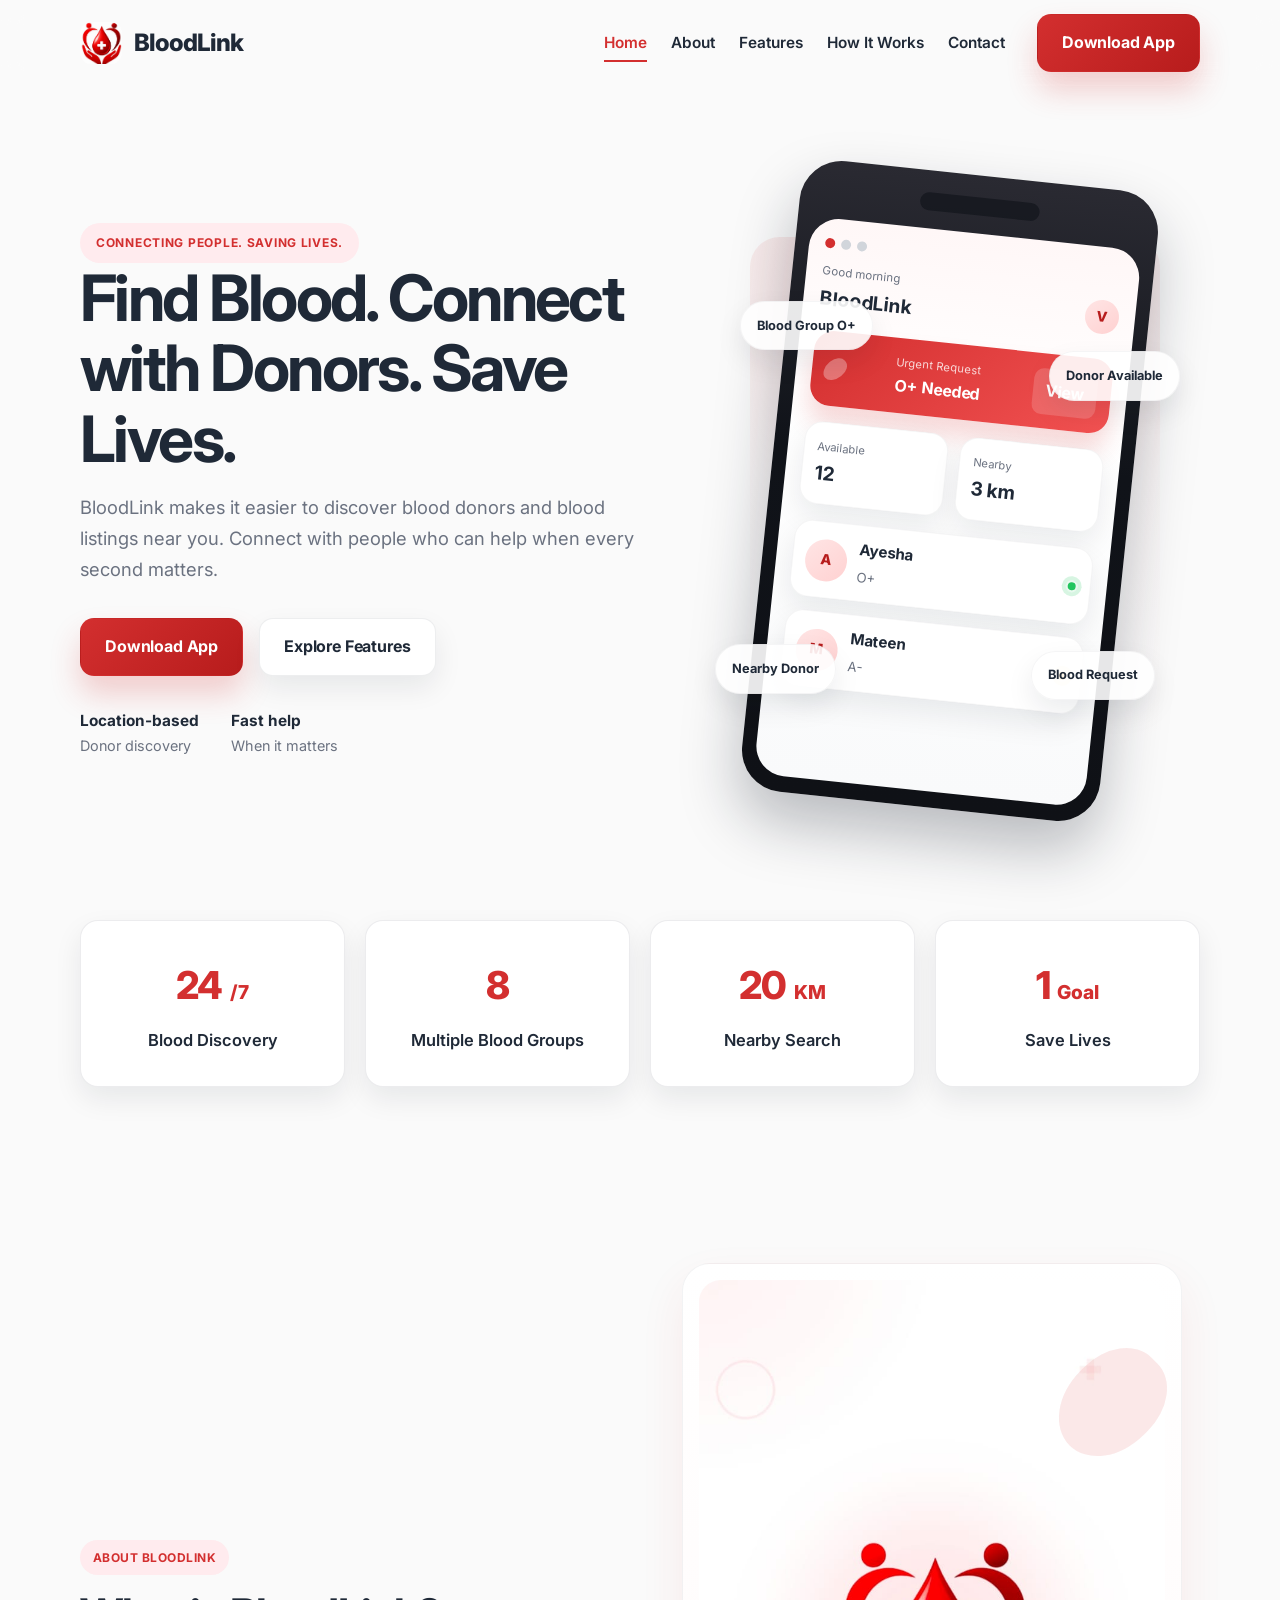
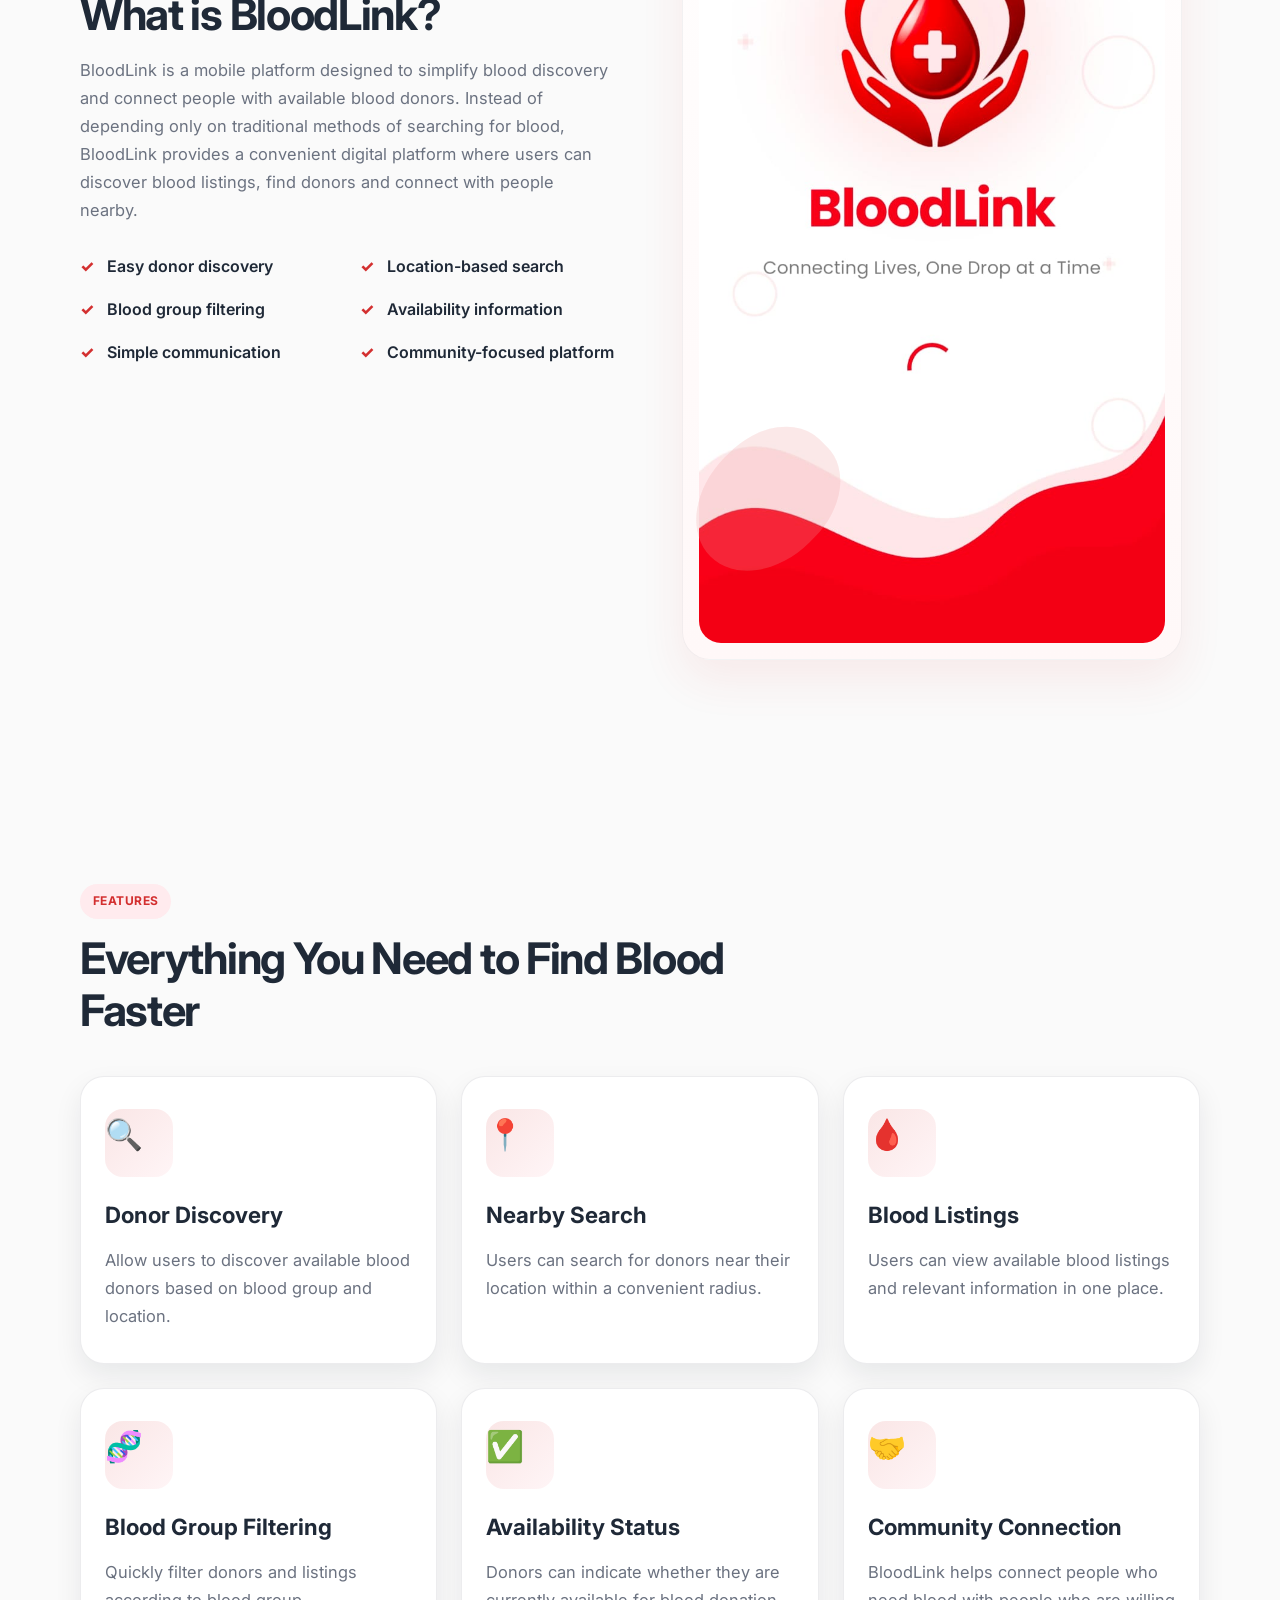
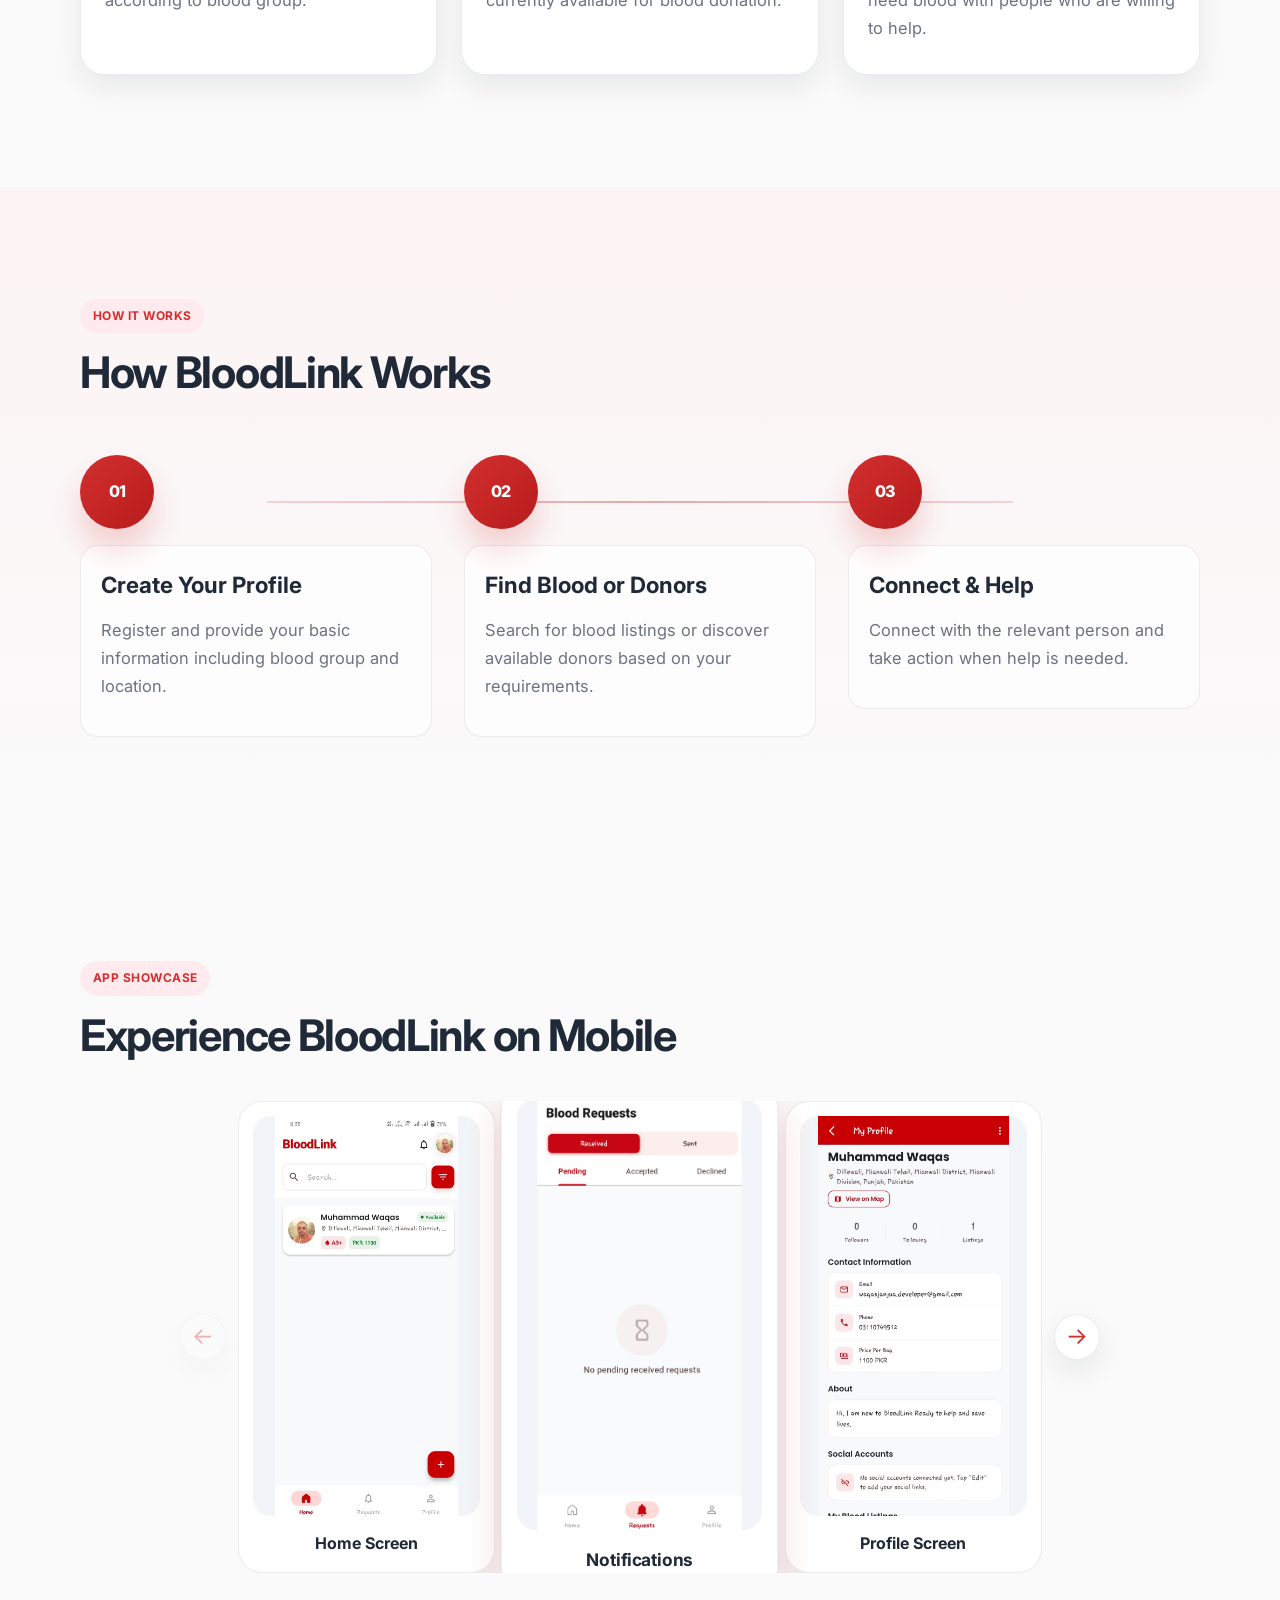
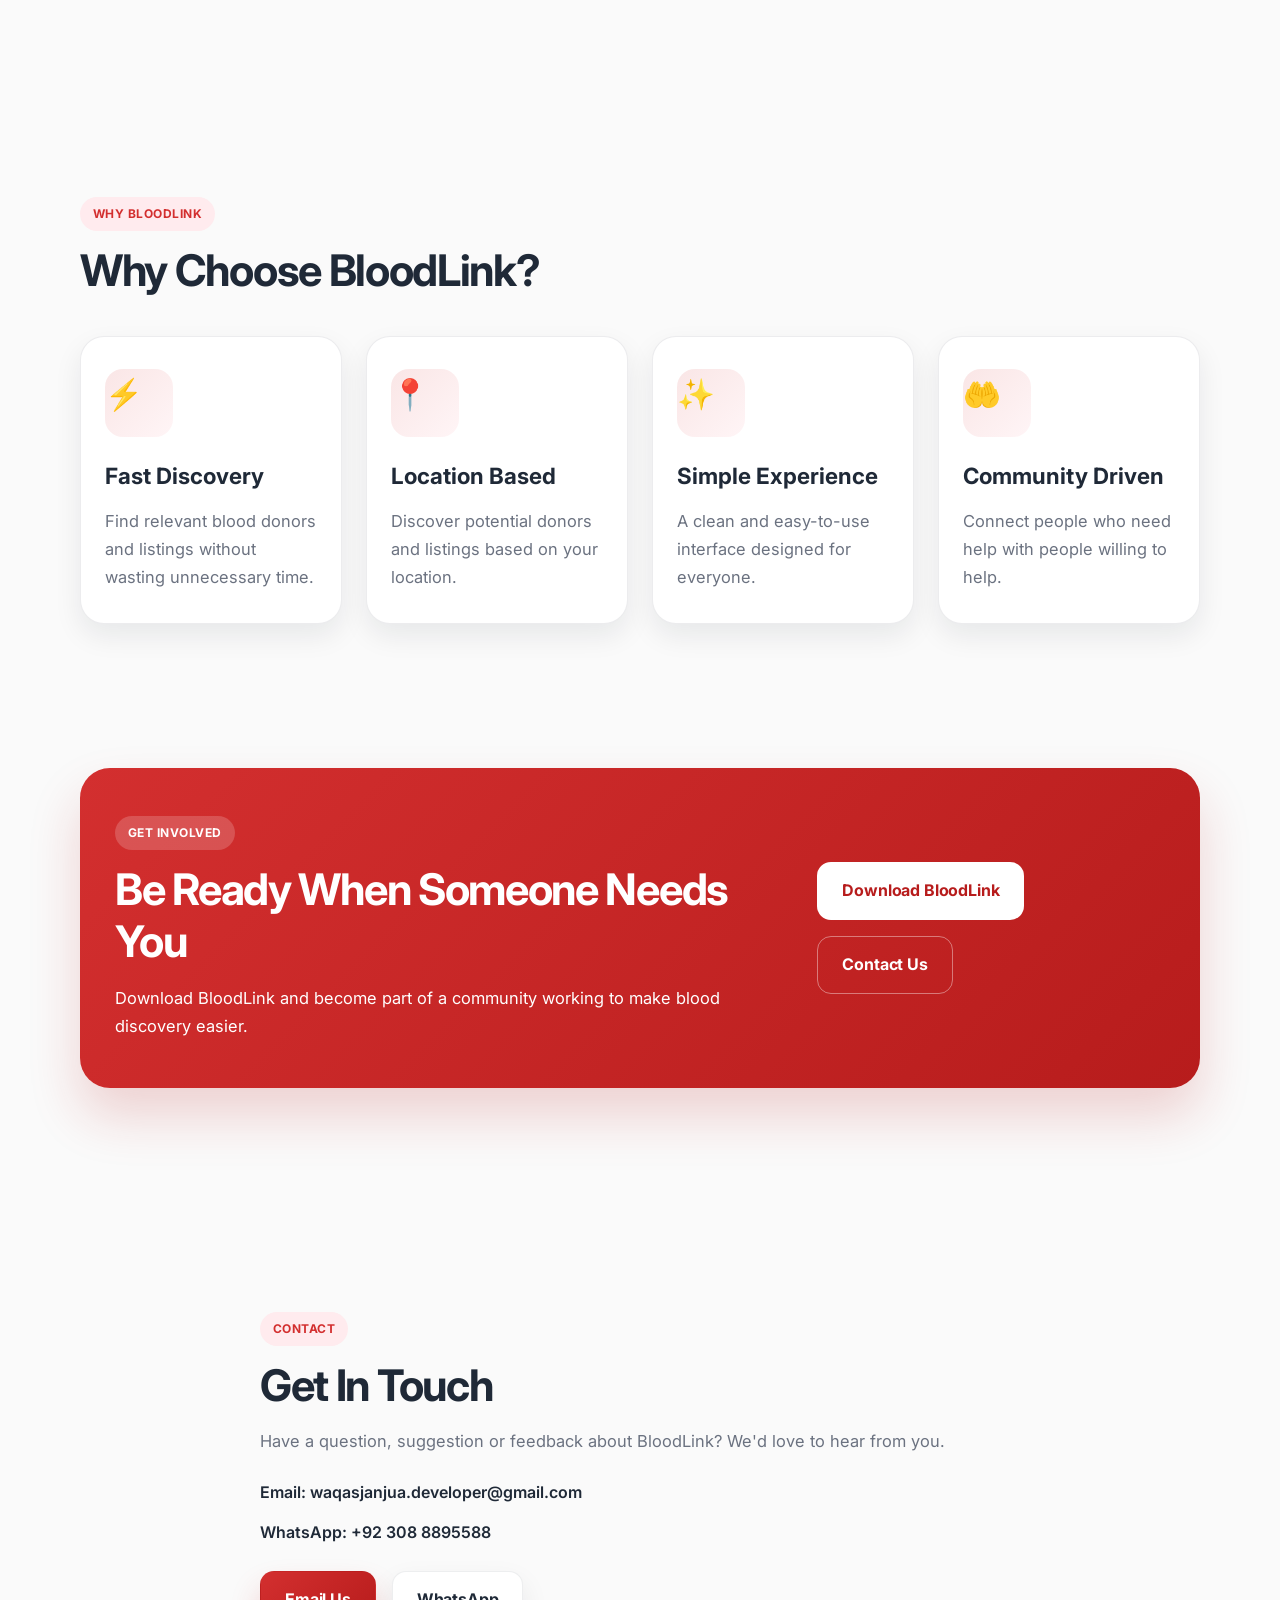
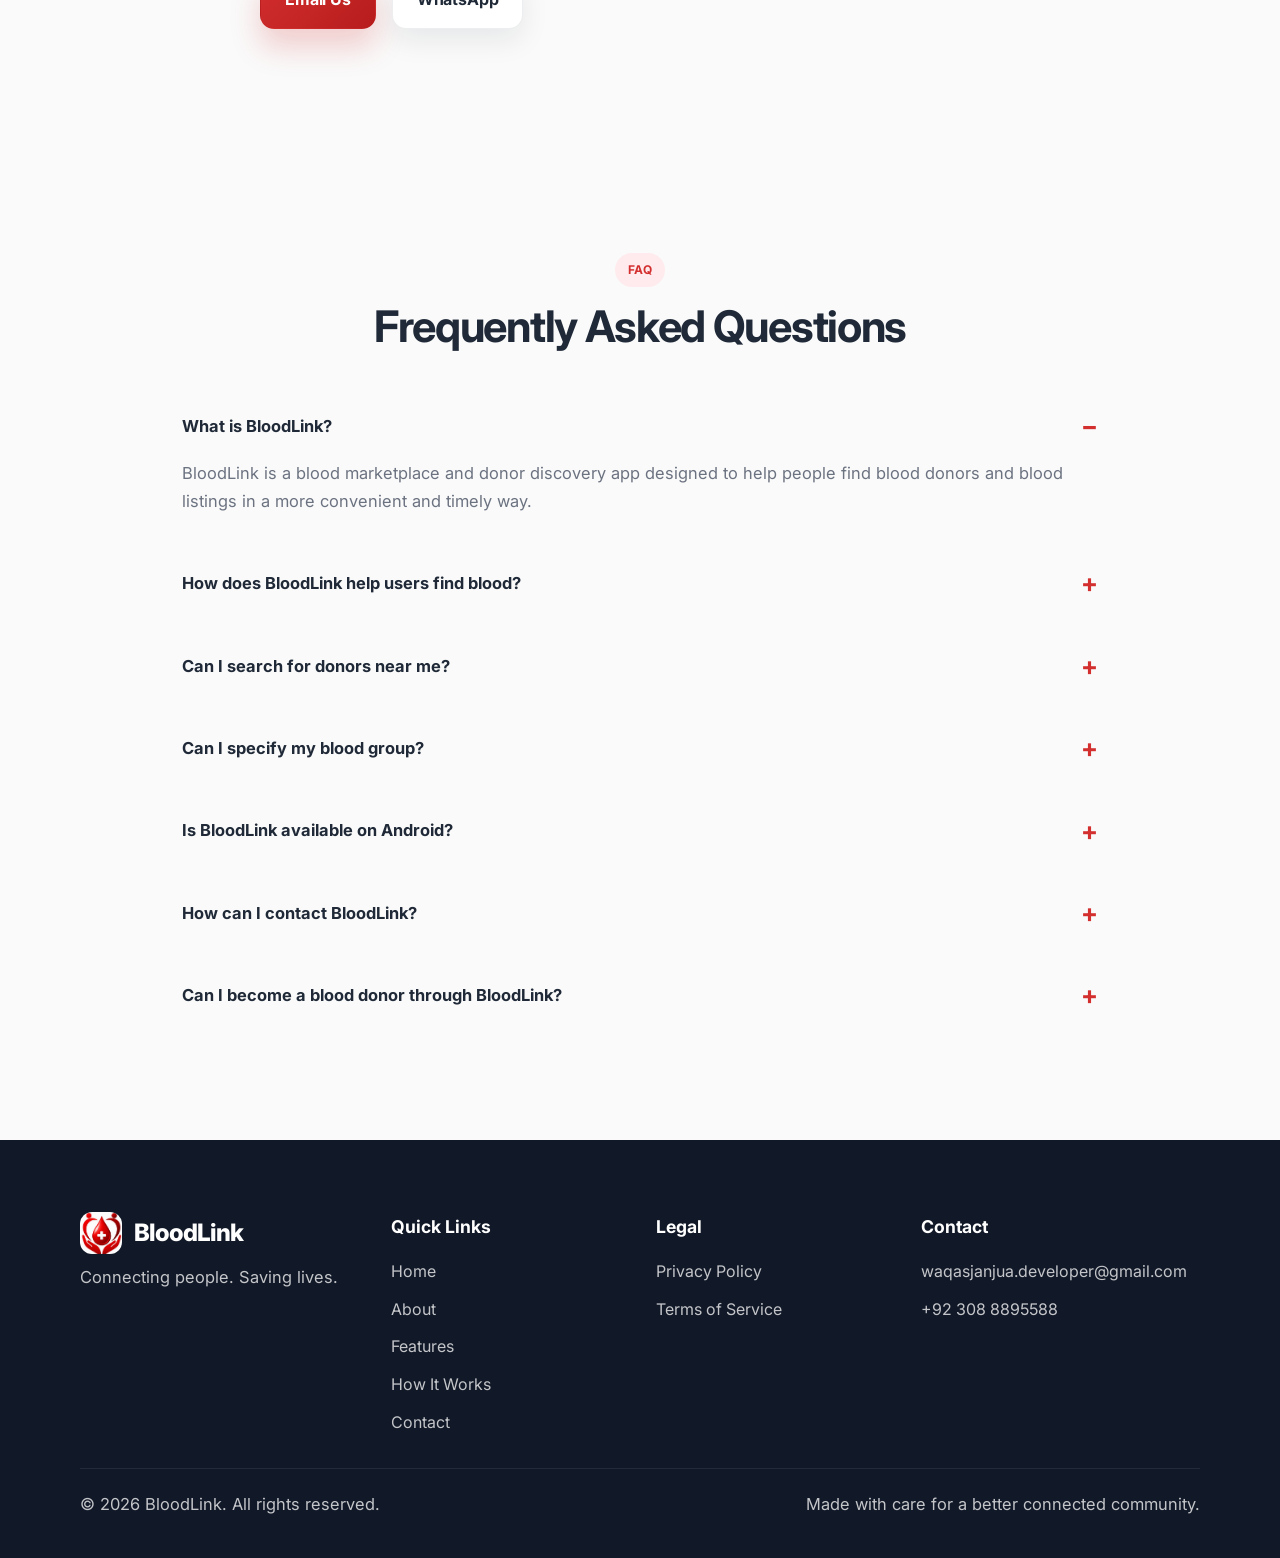
<file: index.html>
<!DOCTYPE html>
<html lang="en">
  <head>
    <meta charset="UTF-8" />
    <meta name="viewport" content="width=device-width, initial-scale=1.0" />
    <title>BloodLink — Find Blood. Connect with Donors. Save Lives.</title>
    <meta
      name="description"
      content="BloodLink helps you discover blood donors and blood listings near you. Find blood faster, connect with donors and become part of a community that helps save lives."
    />
    <meta
      name="keywords"
      content="BloodLink, blood donation, blood donors, blood marketplace, donor discovery, local blood search"
    />
    <meta property="og:title" content="BloodLink — Find Blood. Connect with Donors. Save Lives." />
    <meta
      property="og:description"
      content="BloodLink helps you discover blood donors and blood listings near you. Find blood faster, connect with donors and become part of a community that helps save lives."
    />
    <meta property="og:type" content="website" />
    <meta property="og:image" content="Images/splash screen.jpeg" />
    <meta name="twitter:card" content="summary_large_image" />
    <link rel="preconnect" href="https://fonts.googleapis.com" />
    <link rel="preconnect" href="https://fonts.gstatic.com" crossorigin />
    <link
      href="https://fonts.googleapis.com/css2?family=Inter:wght@400;500;600;700;800&display=swap"
      rel="stylesheet"
    />
    <link rel="icon" type="image/png" href="Images/logo.png" />
    <link rel="stylesheet" href="css/style.css" />
  </head>
  <body>
    <a class="skip-link" href="#main-content">Skip to content</a>

    <header class="site-header" id="top">
      <nav class="navbar container" aria-label="Main navigation">
        <a class="brand" href="#home" aria-label="BloodLink home">
          <img src="Images/logo.png" alt="BloodLink logo" class="brand__logo" />
          <span class="brand__text">BloodLink</span>
        </a>

        <button class="nav-toggle" type="button" aria-expanded="false" aria-controls="navMenu" aria-label="Toggle navigation">
          <span></span>
          <span></span>
          <span></span>
        </button>

        <div class="nav-panel" id="navMenu">
          <ul class="nav-menu">
            <li><a href="#home" class="active">Home</a></li>
            <li><a href="#about">About</a></li>
            <li><a href="#features">Features</a></li>
            <li><a href="#how-it-works">How It Works</a></li>
            <li><a href="#contact">Contact</a></li>
          </ul>
          <a
            class="btn btn-primary nav-cta"
            href="https://play.google.com/store/apps/details?id=com.veinx.app"
            target="_blank"
            rel="noreferrer"
          >
            Download App
          </a>
        </div>
      </nav>
    </header>

    <main id="main-content">
      <section class="hero section" id="home">
        <div class="container hero__grid">
          <div class="hero__content reveal">
            <span class="eyebrow">Connecting People. Saving Lives.</span>
            <h1>Find Blood. Connect with Donors. Save Lives.</h1>
            <p>
              BloodLink makes it easier to discover blood donors and blood listings near you. Connect with people who can help when every second matters.
            </p>

            <div class="hero__actions">
              <a
                class="btn btn-primary"
                href="https://play.google.com/store/apps/details?id=com.veinx.app"
                target="_blank"
                rel="noreferrer"
              >
                Download App
              </a>
              <a class="btn btn-secondary" href="#features">Explore Features</a>
            </div>

            <div class="hero__meta" aria-label="BloodLink trust highlights">
              <div>
                <strong>Location-based</strong>
                <span>Donor discovery</span>
              </div>
              <div>
                <strong>Fast help</strong>
                <span>When it matters</span>
              </div>
            </div>
          </div>

          <div class="hero__visual reveal" aria-label="BloodLink app preview">
            <div class="hero__backdrop" aria-hidden="true"></div>

            <div class="phone-mockup">
              <div class="phone-notch"></div>
              <div class="phone-screen">
                <div class="app-header">
                  <span class="app-dot app-dot--red"></span>
                  <span class="app-dot"></span>
                  <span class="app-dot"></span>
                </div>

                <div class="app-topbar">
                  <div>
                    <small>Good morning</small>
                    <strong>BloodLink</strong>
                  </div>
                  <div class="avatar avatar--small">V</div>
                </div>

                <div class="app-card highlight-card">
                  <div class="blood-drop"></div>
                  <div>
                    <span>Urgent Request</span>
                    <strong>O+ Needed</strong>
                  </div>
                  <button type="button" aria-label="Request blood">View</button>
                </div>

                <div class="mini-grid">
                  <div class="mini-box">
                    <small>Available</small>
                    <strong>12</strong>
                  </div>
                  <div class="mini-box">
                    <small>Nearby</small>
                    <strong>3 km</strong>
                  </div>
                </div>

                <div class="donor-list">
                  <div class="donor-item">
                    <div class="avatar avatar--male">A</div>
                    <div>
                      <strong>Ayesha</strong>
                      <small>O+</small>
                    </div>
                    <span class="status-dot"></span>
                  </div>
                  <div class="donor-item">
                    <div class="avatar avatar--female">M</div>
                    <div>
                      <strong>Mateen</strong>
                      <small>A-</small>
                    </div>
                    <span class="status-dot status-dot--idle"></span>
                  </div>
                </div>
              </div>
            </div>

            <div class="floating-pill pill-one">Blood Group O+</div>
            <div class="floating-pill pill-two">Donor Available</div>
            <div class="floating-pill pill-three">Nearby Donor</div>
            <div class="floating-pill pill-four">Blood Request</div>
          </div>
        </div>
      </section>

      <section class="stats section--compact" aria-label="BloodLink highlights">
        <div class="container stats__grid">
          <article class="stat reveal">
            <strong class="stat__value" data-target="24">0</strong>
            <span class="stat__unit">/7</span>
            <p>Blood Discovery</p>
          </article>
          <article class="stat reveal">
            <strong class="stat__value" data-target="8">0</strong>
            <p>Multiple Blood Groups</p>
          </article>
          <article class="stat reveal">
            <strong class="stat__value" data-target="20">0</strong>
            <span class="stat__unit">KM</span>
            <p>Nearby Search</p>
          </article>
          <article class="stat reveal">
            <strong class="stat__value" data-target="1">0</strong>
            <span class="stat__unit">Goal</span>
            <p>Save Lives</p>
          </article>
        </div>
      </section>

      <section class="section about" id="about">
        <div class="container about__grid">
          <div class="about__content reveal">
            <span class="section-tag">About BloodLink</span>
            <h2>What is BloodLink?</h2>
            <p>
              BloodLink is a mobile platform designed to simplify blood discovery and connect people with available blood donors. Instead of depending only on traditional methods of searching for blood, BloodLink provides a convenient digital platform where users can discover blood listings, find donors and connect with people nearby.
            </p>

            <ul class="check-list" aria-label="BloodLink benefits list">
              <li>Easy donor discovery</li>
              <li>Location-based search</li>
              <li>Blood group filtering</li>
              <li>Availability information</li>
              <li>Simple communication</li>
              <li>Community-focused platform</li>
            </ul>
          </div>

          <div class="about__visual reveal">
            <div class="about-card">
              <img src="Images/splash_screen.jpeg" alt="BloodLink mobile application home screen showing donor discovery" />
            </div>
            <div class="blood-drop blood-drop--large" aria-hidden="true"></div>
            <div class="blood-drop blood-drop--small" aria-hidden="true"></div>
          </div>
        </div>
      </section>

      <section class="section features" id="features">
        <div class="container">
          <div class="section-heading reveal">
            <span class="section-tag">Features</span>
            <h2>Everything You Need to Find Blood Faster</h2>
          </div>

          <div class="feature-grid">
            <article class="feature-card reveal">
              <div class="feature-icon" aria-hidden="true">🔍</div>
              <h3>Donor Discovery</h3>
              <p>Allow users to discover available blood donors based on blood group and location.</p>
            </article>

            <article class="feature-card reveal">
              <div class="feature-icon" aria-hidden="true">📍</div>
              <h3>Nearby Search</h3>
              <p>Users can search for donors near their location within a convenient radius.</p>
            </article>

            <article class="feature-card reveal">
              <div class="feature-icon" aria-hidden="true">🩸</div>
              <h3>Blood Listings</h3>
              <p>Users can view available blood listings and relevant information in one place.</p>
            </article>

            <article class="feature-card reveal">
              <div class="feature-icon" aria-hidden="true">🧬</div>
              <h3>Blood Group Filtering</h3>
              <p>Quickly filter donors and listings according to blood group.</p>
            </article>

            <article class="feature-card reveal">
              <div class="feature-icon" aria-hidden="true">✅</div>
              <h3>Availability Status</h3>
              <p>Donors can indicate whether they are currently available for blood donation.</p>
            </article>

            <article class="feature-card reveal">
              <div class="feature-icon" aria-hidden="true">🤝</div>
              <h3>Community Connection</h3>
              <p>BloodLink helps connect people who need blood with people who are willing to help.</p>
            </article>
          </div>
        </div>
      </section>

      <section class="section how-it-works" id="how-it-works">
        <div class="container">
          <div class="section-heading reveal">
            <span class="section-tag">How it works</span>
            <h2>How BloodLink Works</h2>
          </div>

          <div class="steps">
            <div class="step reveal">
              <div class="step__number">01</div>
              <div class="step__content">
                <h3>Create Your Profile</h3>
                <p>Register and provide your basic information including blood group and location.</p>
              </div>
            </div>
            <div class="step reveal">
              <div class="step__number">02</div>
              <div class="step__content">
                <h3>Find Blood or Donors</h3>
                <p>Search for blood listings or discover available donors based on your requirements.</p>
              </div>
            </div>
            <div class="step reveal">
              <div class="step__number">03</div>
              <div class="step__content">
                <h3>Connect &amp; Help</h3>
                <p>Connect with the relevant person and take action when help is needed.</p>
              </div>
            </div>
          </div>
        </div>
      </section>

      <section class="section showcase" id="showcase">
        <div class="container">
          <div class="section-heading reveal">
            <span class="section-tag">App showcase</span>
            <h2>Experience BloodLink on Mobile</h2>
          </div>

          <div class="showcase-carousel" data-carousel>
            <button class="showcase-carousel__button showcase-carousel__button--prev" type="button" aria-label="Previous app screen">
              <span aria-hidden="true">&#8592;</span>
            </button>

            <div class="showcase-carousel__viewport">
              <div class="showcase-grid" data-carousel-track>
                <figure class="showcase-card">
                  <img src="Images/home_screen.jpeg" alt="BloodLink home screen showing donor dashboard and urgent requests" />
                  <figcaption>Home Screen</figcaption>
                </figure>
                <figure class="showcase-card">
                  <img src="Images/notification_screen.jpeg" alt="BloodLink notification screen showing donor requests" />
                  <figcaption>Notifications</figcaption>
                </figure>
                <figure class="showcase-card">
                  <img src="Images/profile_screen.jpeg" alt="BloodLink profile screen showing donor details and settings" />
                  <figcaption>Profile Screen</figcaption>
                </figure>
                <figure class="showcase-card">
                  <img src="Images/settings_screen.jpeg" alt="BloodLink settings screen" />
                  <figcaption>Settings</figcaption>
                </figure>
                <figure class="showcase-card">
                  <img src="Images/filter_screen.jpeg" alt="BloodLink screen for filtering blood donors and listings" />
                  <figcaption>Blood Filters</figcaption>
                </figure>
                <figure class="showcase-card">
                  <img src="Images/splash_screen.jpeg" alt="BloodLink app splash screen" />
                  <figcaption>Welcome to BloodLink</figcaption>
                </figure>
              </div>
            </div>

            <button class="showcase-carousel__button showcase-carousel__button--next" type="button" aria-label="Next app screen">
              <span aria-hidden="true">&#8594;</span>
            </button>
          </div>
        </div>
      </section>

      <section class="section why-bloodlink">
        <div class="container">
          <div class="section-heading reveal">
            <span class="section-tag">Why BloodLink</span>
            <h2>Why Choose BloodLink?</h2>
          </div>

          <div class="benefits-grid">
            <article class="benefit-card reveal">
              <div class="benefit-icon" aria-hidden="true">⚡</div>
              <h3>Fast Discovery</h3>
              <p>Find relevant blood donors and listings without wasting unnecessary time.</p>
            </article>
            <article class="benefit-card reveal">
              <div class="benefit-icon" aria-hidden="true">📍</div>
              <h3>Location Based</h3>
              <p>Discover potential donors and listings based on your location.</p>
            </article>
            <article class="benefit-card reveal">
              <div class="benefit-icon" aria-hidden="true">✨</div>
              <h3>Simple Experience</h3>
              <p>A clean and easy-to-use interface designed for everyone.</p>
            </article>
            <article class="benefit-card reveal">
              <div class="benefit-icon" aria-hidden="true">🤲</div>
              <h3>Community Driven</h3>
              <p>Connect people who need help with people willing to help.</p>
            </article>
          </div>
        </div>
      </section>

      <section class="cta section">
        <div class="container">
          <div class="cta__box reveal">
            <div>
              <span class="section-tag section-tag--light">Get involved</span>
              <h2>Be Ready When Someone Needs You</h2>
              <p>Download BloodLink and become part of a community working to make blood discovery easier.</p>
            </div>
            <div class="cta__actions">
              <a
                class="btn btn-light"
                href="https://play.google.com/store/apps/details?id=com.veinx.app"
                target="_blank"
                rel="noreferrer"
              >
                Download BloodLink
              </a>
              <a class="btn btn-ghost-light" href="#contact">Contact Us</a>
            </div>
          </div>
        </div>
      </section>

      <section class="section contact" id="contact">
        <div class="container contact__single reveal">
          <span class="section-tag">Contact</span>
          <h2>Get In Touch</h2>
          <p>Have a question, suggestion or feedback about BloodLink? We'd love to hear from you.</p>

          <div class="contact-list">
            <a href="mailto:waqasjanjua.developer@gmail.com">Email: waqasjanjua.developer@gmail.com</a>
            <a href="https://wa.me/923088895588" target="_blank" rel="noreferrer">WhatsApp: +92 308 8895588</a>
          </div>

          <div class="contact-actions">
            <a class="btn btn-primary" href="mailto:waqasjanjua.developer@gmail.com">Email Us</a>
            <a class="btn btn-secondary" href="https://wa.me/923088895588" target="_blank" rel="noreferrer">WhatsApp</a>
          </div>
        </div>
      </section>

      <section class="section faq" id="faq">
        <div class="container faq__wrap reveal">
          <div class="section-heading section-heading--center">
            <span class="section-tag">FAQ</span>
            <h2>Frequently Asked Questions</h2>
          </div>

          <div class="faq-list">
            <article class="faq-item is-open">
              <button class="faq-question" type="button" aria-expanded="true">
                What is BloodLink?
              </button>
              <div class="faq-answer">
                <p>BloodLink is a blood marketplace and donor discovery app designed to help people find blood donors and blood listings in a more convenient and timely way.</p>
              </div>
            </article>

            <article class="faq-item">
              <button class="faq-question" type="button" aria-expanded="false">
                How does BloodLink help users find blood?
              </button>
              <div class="faq-answer">
                <p>It allows users to search for nearby donors, explore blood listings, filter by blood type and connect with people who can help during urgent situations.</p>
              </div>
            </article>

            <article class="faq-item">
              <button class="faq-question" type="button" aria-expanded="false">
                Can I search for donors near me?
              </button>
              <div class="faq-answer">
                <p>Yes. BloodLink is built around location-based discovery so users can find suitable donors and listings near their current area.</p>
              </div>
            </article>

            <article class="faq-item">
              <button class="faq-question" type="button" aria-expanded="false">
                Can I specify my blood group?
              </button>
              <div class="faq-answer">
                <p>Yes. Users can add blood group information and use filtering to quickly discover donors or listings that match their needs.</p>
              </div>
            </article>

            <article class="faq-item">
              <button class="faq-question" type="button" aria-expanded="false">
                Is BloodLink available on Android?
              </button>
              <div class="faq-answer">
                <p>BloodLink is designed for Android users and can be downloaded via the Google Play Store link available on this website.</p>
              </div>
            </article>

            <article class="faq-item">
              <button class="faq-question" type="button" aria-expanded="false">
                How can I contact BloodLink?
              </button>
              <div class="faq-answer">
                <p>You can email us at waqasjanjua.developer@gmail.com or message us on WhatsApp at +92 308 8895588.</p>
              </div>
            </article>

            <article class="faq-item">
              <button class="faq-question" type="button" aria-expanded="false">
                Can I become a blood donor through BloodLink?
              </button>
              <div class="faq-answer">
                <p>Yes. Users can create a profile, share their blood group and availability, and become part of the community helping others when needed.</p>
              </div>
            </article>
          </div>
        </div>
      </section>
    </main>

    <footer class="site-footer">
      <div class="container footer__grid">
        <div class="footer__brand">
          <a class="brand brand--footer" href="#home" aria-label="BloodLink home">
            <img src="Images/logo.png" alt="BloodLink logo" class="brand__logo" />
            <span class="brand__text">BloodLink</span>
          </a>
          <p>Connecting people. Saving lives.</p>
        </div>

        <div class="footer__links">
          <h3>Quick Links</h3>
          <ul>
            <li><a href="#home">Home</a></li>
            <li><a href="#about">About</a></li>
            <li><a href="#features">Features</a></li>
            <li><a href="#how-it-works">How It Works</a></li>
            <li><a href="#contact">Contact</a></li>
          </ul>
        </div>

        <div class="footer__links">
          <h3>Legal</h3>
          <ul>
            <li><a href="privacy.html">Privacy Policy</a></li>
            <li><a href="terms.html">Terms of Service</a></li>
          </ul>
        </div>

        <div class="footer__contact">
          <h3>Contact</h3>
          <ul>
            <li><a href="mailto:waqasjanjua.developer@gmail.com">waqasjanjua.developer@gmail.com</a></li>
            <li><a href="https://wa.me/923088895588" target="_blank" rel="noreferrer">+92 308 8895588</a></li>
          </ul>
        </div>
      </div>

      <div class="container footer__bottom">
        <p>© 2026 BloodLink. All rights reserved.</p>
        <p>Made with care for a better connected community.</p>
      </div>
    </footer>

    <button class="back-to-top" type="button" aria-label="Back to top">↑</button>

    <script src="js/script.js"></script>
  </body>
</html>
</file>
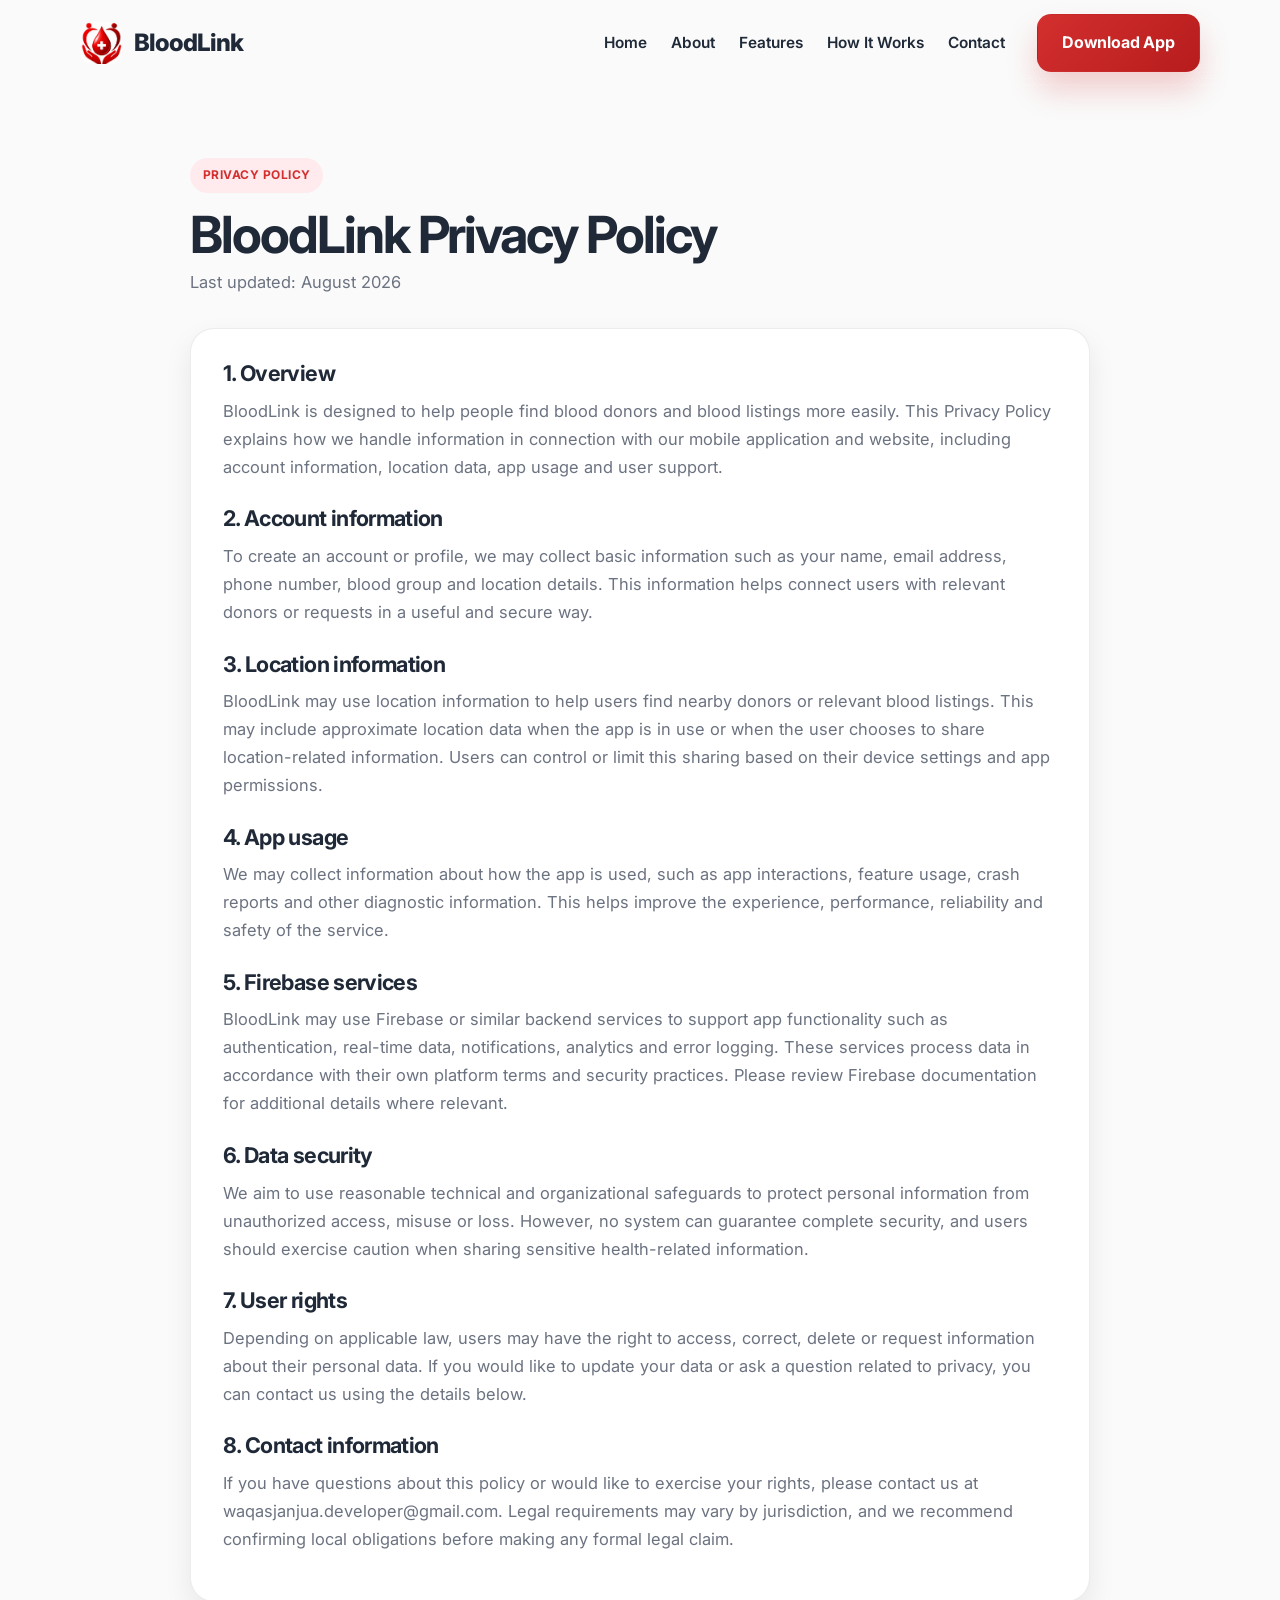
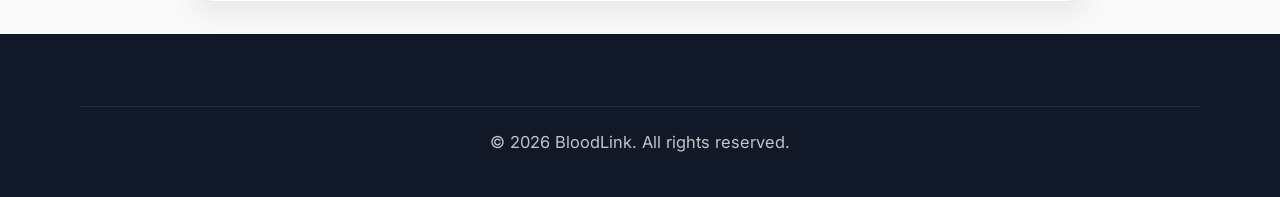
<file: privacy.html>
<!DOCTYPE html>
<html lang="en">
  <head>
    <meta charset="UTF-8" />
    <meta name="viewport" content="width=device-width, initial-scale=1.0" />
    <title>Privacy Policy | BloodLink</title>
    <meta
      name="description"
      content="Learn how BloodLink handles account information, location data, app usage, Firebase services and user rights."
    />
    <link rel="preconnect" href="https://fonts.googleapis.com" />
    <link rel="preconnect" href="https://fonts.gstatic.com" crossorigin />
    <link
      href="https://fonts.googleapis.com/css2?family=Inter:wght@400;500;600;700;800&display=swap"
      rel="stylesheet"
    />
    <link rel="icon" type="image/png" href="Images/logo.png" />
    <link rel="stylesheet" href="css/style.css" />
  </head>
  <body>
    <header class="site-header" id="top">
      <nav class="navbar container" aria-label="Main navigation">
        <a class="brand" href="index.html#home" aria-label="BloodLink home">
          <img src="Images/logo.png" alt="BloodLink logo" class="brand__logo" />
          <span class="brand__text">BloodLink</span>
        </a>

        <button class="nav-toggle" type="button" aria-expanded="false" aria-controls="navMenu" aria-label="Toggle navigation">
          <span></span>
          <span></span>
          <span></span>
        </button>

        <div class="nav-panel" id="navMenu">
          <ul class="nav-menu">
            <li><a href="index.html#home">Home</a></li>
            <li><a href="index.html#about">About</a></li>
            <li><a href="index.html#features">Features</a></li>
            <li><a href="index.html#how-it-works">How It Works</a></li>
            <li><a href="index.html#contact">Contact</a></li>
          </ul>
          <a class="btn btn-primary nav-cta" href="https://play.google.com/store/apps/details?id=com.veinx.app" target="_blank" rel="noreferrer">Download App</a>
        </div>
      </nav>
    </header>

    <main class="legal-page">
      <div class="container legal-wrap">
        <div class="legal-header reveal">
          <span class="section-tag">Privacy Policy</span>
          <h1>BloodLink Privacy Policy</h1>
          <p>Last updated: August 2026</p>
        </div>

        <div class="legal-content reveal">
          <section>
            <h2>1. Overview</h2>
            <p>
              BloodLink is designed to help people find blood donors and blood listings more easily. This Privacy Policy explains how we handle information in connection with our mobile application and website, including account information, location data, app usage and user support.
            </p>
          </section>

          <section>
            <h2>2. Account information</h2>
            <p>
              To create an account or profile, we may collect basic information such as your name, email address, phone number, blood group and location details. This information helps connect users with relevant donors or requests in a useful and secure way.
            </p>
          </section>

          <section>
            <h2>3. Location information</h2>
            <p>
              BloodLink may use location information to help users find nearby donors or relevant blood listings. This may include approximate location data when the app is in use or when the user chooses to share location-related information. Users can control or limit this sharing based on their device settings and app permissions.
            </p>
          </section>

          <section>
            <h2>4. App usage</h2>
            <p>
              We may collect information about how the app is used, such as app interactions, feature usage, crash reports and other diagnostic information. This helps improve the experience, performance, reliability and safety of the service.
            </p>
          </section>

          <section>
            <h2>5. Firebase services</h2>
            <p>
              BloodLink may use Firebase or similar backend services to support app functionality such as authentication, real-time data, notifications, analytics and error logging. These services process data in accordance with their own platform terms and security practices. Please review Firebase documentation for additional details where relevant.
            </p>
          </section>

          <section>
            <h2>6. Data security</h2>
            <p>
              We aim to use reasonable technical and organizational safeguards to protect personal information from unauthorized access, misuse or loss. However, no system can guarantee complete security, and users should exercise caution when sharing sensitive health-related information.
            </p>
          </section>

          <section>
            <h2>7. User rights</h2>
            <p>
              Depending on applicable law, users may have the right to access, correct, delete or request information about their personal data. If you would like to update your data or ask a question related to privacy, you can contact us using the details below.
            </p>
          </section>

          <section>
            <h2>8. Contact information</h2>
            <p>
              If you have questions about this policy or would like to exercise your rights, please contact us at waqasjanjua.developer@gmail.com. Legal requirements may vary by jurisdiction, and we recommend confirming local obligations before making any formal legal claim.
            </p>
          </section>
        </div>
      </div>
    </main>

    <footer class="site-footer">
      <div class="container footer__bottom footer__bottom--single">
        <p>© 2026 BloodLink. All rights reserved.</p>
      </div>
    </footer>

    <button class="back-to-top" type="button" aria-label="Back to top">↑</button>

    <script src="js/script.js"></script>
  </body>
</html>
</file>
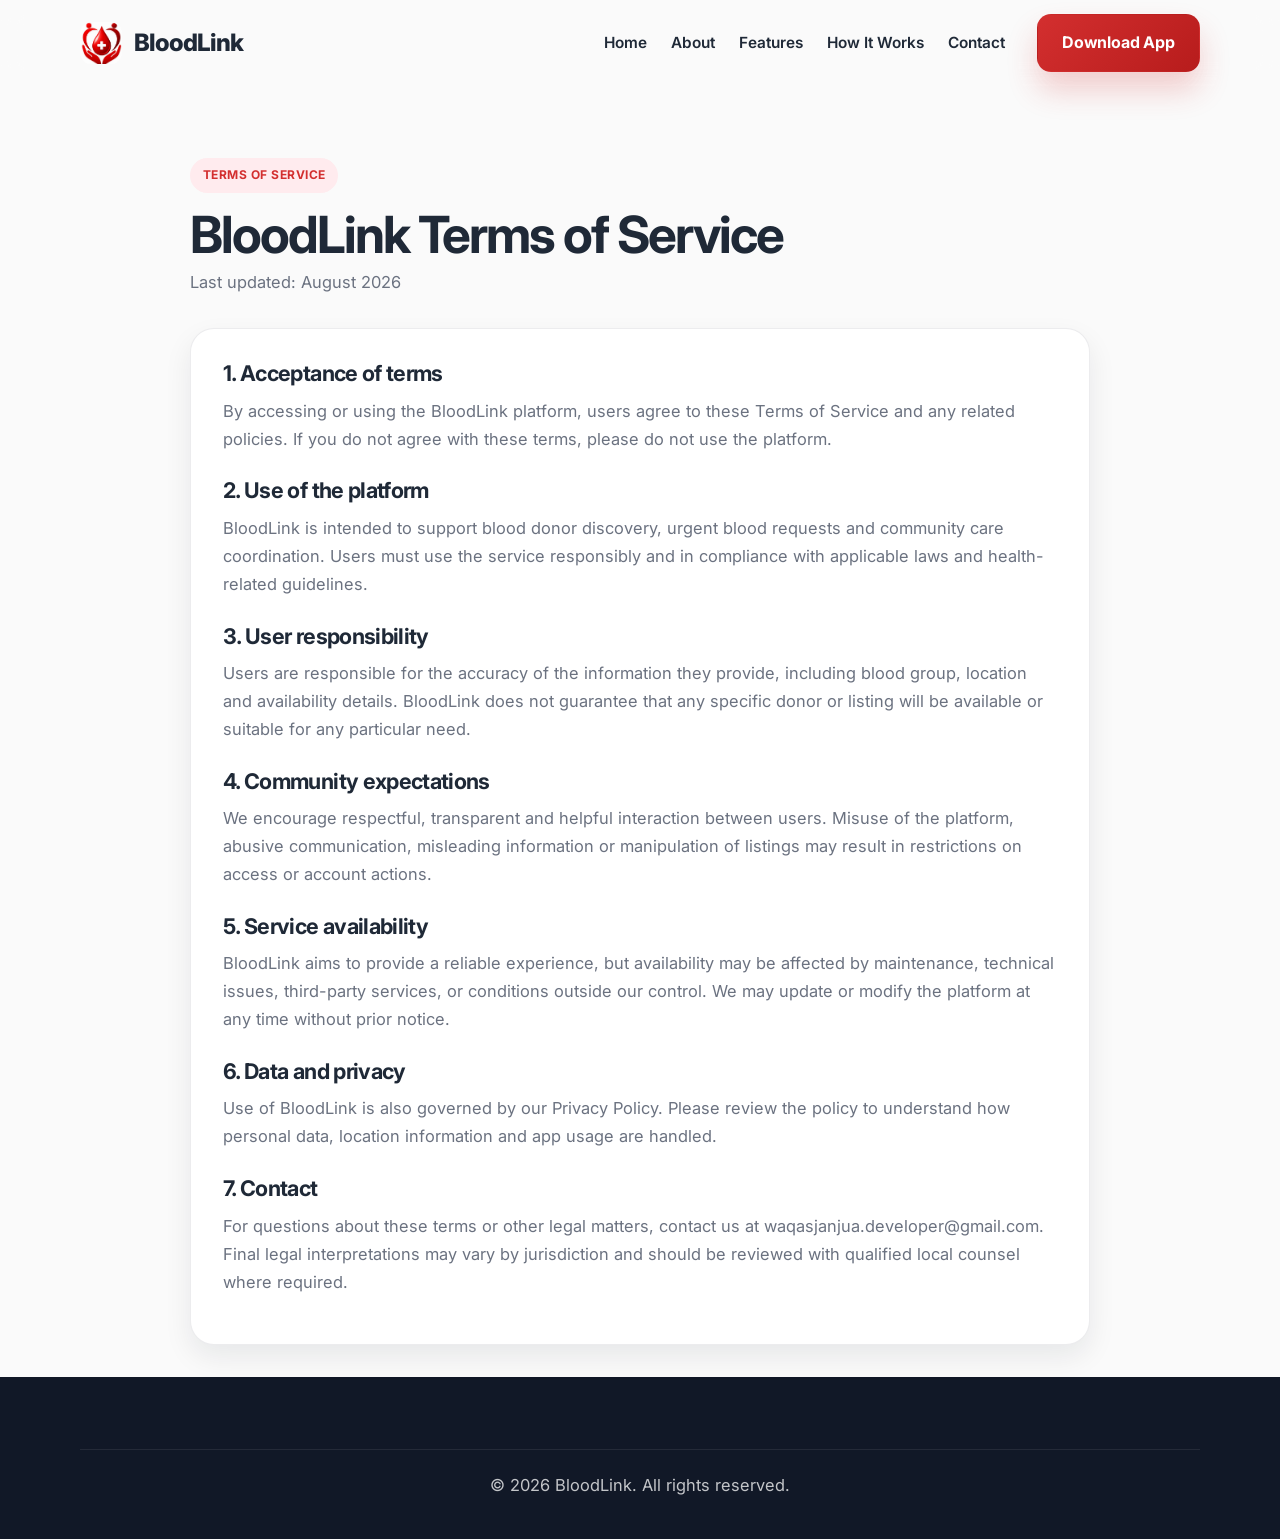
<file: terms.html>
<!DOCTYPE html>
<html lang="en">
  <head>
    <meta charset="UTF-8" />
    <meta name="viewport" content="width=device-width, initial-scale=1.0" />
    <title>Terms of Service | BloodLink</title>
    <meta
      name="description"
      content="Read the BloodLink terms of service for platform usage, user responsibilities, community expectations and contact details."
    />
    <link rel="preconnect" href="https://fonts.googleapis.com" />
    <link rel="preconnect" href="https://fonts.gstatic.com" crossorigin />
    <link
      href="https://fonts.googleapis.com/css2?family=Inter:wght@400;500;600;700;800&display=swap"
      rel="stylesheet"
    />
    <link rel="icon" type="image/png" href="Images/logo.png" />
    <link rel="stylesheet" href="css/style.css" />
  </head>
  <body>
    <header class="site-header" id="top">
      <nav class="navbar container" aria-label="Main navigation">
        <a class="brand" href="index.html#home" aria-label="BloodLink home">
          <img src="Images/logo.png" alt="BloodLink logo" class="brand__logo" />
          <span class="brand__text">BloodLink</span>
        </a>

        <button class="nav-toggle" type="button" aria-expanded="false" aria-controls="navMenu" aria-label="Toggle navigation">
          <span></span>
          <span></span>
          <span></span>
        </button>

        <div class="nav-panel" id="navMenu">
          <ul class="nav-menu">
            <li><a href="index.html#home">Home</a></li>
            <li><a href="index.html#about">About</a></li>
            <li><a href="index.html#features">Features</a></li>
            <li><a href="index.html#how-it-works">How It Works</a></li>
            <li><a href="index.html#contact">Contact</a></li>
          </ul>
          <a class="btn btn-primary nav-cta" href="https://play.google.com/store/apps/details?id=com.veinx.app" target="_blank" rel="noreferrer">Download App</a>
        </div>
      </nav>
    </header>

    <main class="legal-page">
      <div class="container legal-wrap">
        <div class="legal-header reveal">
          <span class="section-tag">Terms of Service</span>
          <h1>BloodLink Terms of Service</h1>
          <p>Last updated: August 2026</p>
        </div>

        <div class="legal-content reveal">
          <section>
            <h2>1. Acceptance of terms</h2>
            <p>
              By accessing or using the BloodLink platform, users agree to these Terms of Service and any related policies. If you do not agree with these terms, please do not use the platform.
            </p>
          </section>

          <section>
            <h2>2. Use of the platform</h2>
            <p>
              BloodLink is intended to support blood donor discovery, urgent blood requests and community care coordination. Users must use the service responsibly and in compliance with applicable laws and health-related guidelines.
            </p>
          </section>

          <section>
            <h2>3. User responsibility</h2>
            <p>
              Users are responsible for the accuracy of the information they provide, including blood group, location and availability details. BloodLink does not guarantee that any specific donor or listing will be available or suitable for any particular need.
            </p>
          </section>

          <section>
            <h2>4. Community expectations</h2>
            <p>
              We encourage respectful, transparent and helpful interaction between users. Misuse of the platform, abusive communication, misleading information or manipulation of listings may result in restrictions on access or account actions.
            </p>
          </section>

          <section>
            <h2>5. Service availability</h2>
            <p>
              BloodLink aims to provide a reliable experience, but availability may be affected by maintenance, technical issues, third-party services, or conditions outside our control. We may update or modify the platform at any time without prior notice.
            </p>
          </section>

          <section>
            <h2>6. Data and privacy</h2>
            <p>
              Use of BloodLink is also governed by our Privacy Policy. Please review the policy to understand how personal data, location information and app usage are handled.
            </p>
          </section>

          <section>
            <h2>7. Contact</h2>
            <p>
              For questions about these terms or other legal matters, contact us at waqasjanjua.developer@gmail.com. Final legal interpretations may vary by jurisdiction and should be reviewed with qualified local counsel where required.
            </p>
          </section>
        </div>
      </div>
    </main>

    <footer class="site-footer">
      <div class="container footer__bottom footer__bottom--single">
        <p>© 2026 BloodLink. All rights reserved.</p>
      </div>
    </footer>

    <button class="back-to-top" type="button" aria-label="Back to top">↑</button>

    <script src="js/script.js"></script>
  </body>
</html>
</file>
<file: css/style.css>
:root {
  --primary: #d32f2f;
  --primary-dark: #b71c1c;
  --primary-soft: #ffebee;
  --white: #ffffff;
  --dark: #1f2937;
  --text: #374151;
  --muted: #6b7280;
  --bg: #fafafa;
  --card: #ffffff;
  --line: rgba(17, 24, 39, 0.08);
  --shadow: 0 20px 45px rgba(211, 47, 47, 0.08);
  --shadow-soft: 0 12px 28px rgba(15, 23, 42, 0.08);
  --radius-lg: 24px;
  --radius-md: 18px;
  --radius-sm: 12px;
  --container: min(1120px, calc(100% - 2rem));
}

* {
  box-sizing: border-box;
}

html {
  scroll-behavior: smooth;
}

body {
  margin: 0;
  font-family: "Inter", "Segoe UI", sans-serif;
  background: var(--bg);
  color: var(--dark);
  line-height: 1.7;
  overflow-x: hidden;
}

img {
  max-width: 100%;
  display: block;
}

a {
  color: inherit;
  text-decoration: none;
}

button,
input,
textarea {
  font: inherit;
}

button {
  cursor: pointer;
}

:focus-visible {
  outline: 3px solid rgba(211, 47, 47, 0.35);
  outline-offset: 2px;
}

.skip-link {
  position: absolute;
  left: -999px;
  top: auto;
}

.skip-link:focus {
  left: 1rem;
  top: 1rem;
  z-index: 9999;
  background: var(--white);
  color: var(--dark);
  padding: 0.75rem 1rem;
  border-radius: 10px;
}

.container {
  width: var(--container);
  margin: 0 auto;
}

.section {
  padding: 7rem 0;
}

.section--compact {
  padding: 0 0 4rem;
}

.section-tag {
  display: inline-block;
  margin-bottom: 0.8rem;
  padding: 0.45rem 0.8rem;
  border-radius: 999px;
  background: var(--primary-soft);
  color: var(--primary);
  font-size: 0.75rem;
  font-weight: 700;
  letter-spacing: 0.04em;
  text-transform: uppercase;
}

.section-tag--light {
  background: rgba(255, 255, 255, 0.18);
  color: var(--white);
}

h1,
h2,
h3,
p {
  margin-top: 0;
}

h1 {
  font-size: clamp(2.6rem, 5vw, 4.5rem);
  line-height: 1.1;
  letter-spacing: -0.04em;
  margin-bottom: 1.1rem;
}

h2 {
  font-size: clamp(2rem, 3.4vw, 3rem);
  line-height: 1.2;
  letter-spacing: -0.03em;
  margin-bottom: 1rem;
}

h3 {
  font-size: 1.4rem;
  margin-bottom: 0.75rem;
}

p {
  color: var(--muted);
  font-size: 1.03rem;
}

.btn {
  display: inline-flex;
  align-items: center;
  justify-content: center;
  min-height: 52px;
  padding: 0.9rem 1.5rem;
  border-radius: 14px;
  border: 1px solid transparent;
  transition: transform 0.25s ease, box-shadow 0.25s ease, background 0.25s ease, border-color 0.25s ease;
  font-weight: 700;
  letter-spacing: -0.01em;
  white-space: nowrap;
}

.btn:hover,
.btn:focus-visible {
  transform: translateY(-2px);
}

.btn-primary {
  background: linear-gradient(135deg, var(--primary), var(--primary-dark));
  color: var(--white);
  box-shadow: 0 18px 30px rgba(211, 47, 47, 0.22);
}

.btn-secondary {
  background: var(--white);
  border-color: rgba(31, 41, 55, 0.08);
  color: var(--dark);
  box-shadow: var(--shadow-soft);
}

.btn-light {
  background: var(--white);
  color: var(--primary-dark);
}

.btn-ghost-light {
  background: transparent;
  border-color: rgba(255, 255, 255, 0.4);
  color: var(--white);
}

.btn-block {
  width: 100%;
}

.site-header {
  position: sticky;
  top: 0;
  z-index: 1000;
  background: rgba(250, 250, 250, 0.8);
  backdrop-filter: blur(14px);
  transition: box-shadow 0.25s ease, background 0.25s ease;
}

.site-header.is-scrolled {
  box-shadow: 0 12px 30px rgba(17, 24, 39, 0.06);
  background: rgba(250, 250, 250, 0.96);
}

.navbar {
  display: flex;
  align-items: center;
  justify-content: space-between;
  min-height: 86px;
  gap: 1rem;
}

.brand {
  display: inline-flex;
  align-items: center;
  gap: 0.75rem;
  font-weight: 800;
  font-size: 1.5rem;
  letter-spacing: -0.04em;
  color: var(--dark);
}

.brand__logo {
  width: 42px;
  height: 42px;
  object-fit: cover;
  border-radius: 12px;
}

.brand__text {
  line-height: 1;
}

.nav-panel {
  display: flex;
  align-items: center;
  gap: 2rem;
}

.nav-menu {
  display: flex;
  align-items: center;
  gap: 1.5rem;
  list-style: none;
  margin: 0;
  padding: 0;
}

.nav-menu a {
  position: relative;
  font-size: 0.96rem;
  color: var(--dark);
  font-weight: 600;
  transition: color 0.2s ease;
}

.nav-menu a::after {
  content: "";
  position: absolute;
  left: 0;
  bottom: -0.6rem;
  width: 100%;
  height: 2px;
  background: var(--primary);
  transform: scaleX(0);
  transform-origin: left center;
  transition: transform 0.2s ease;
}

.nav-menu a:hover,
.nav-menu a.active,
.nav-menu a:focus-visible {
  color: var(--primary);
}

.nav-menu a:hover::after,
.nav-menu a.active::after,
.nav-menu a:focus-visible::after {
  transform: scaleX(1);
}

.nav-toggle {
  display: none;
  width: 46px;
  height: 46px;
  border: 1px solid var(--line);
  border-radius: 12px;
  background: var(--white);
  align-items: center;
  justify-content: center;
  flex-direction: column;
  gap: 5px;
  box-shadow: var(--shadow-soft);
}

.nav-toggle span {
  display: block;
  width: 20px;
  height: 2px;
  border-radius: 2px;
  background: var(--dark);
}

.hero {
  position: relative;
  padding-top: 5.5rem;
}

.hero__grid {
  display: grid;
  grid-template-columns: 1.08fr 0.92fr;
  align-items: center;
  gap: 2rem;
}

.eyebrow {
  display: inline-flex;
  padding: 0.6rem 1rem;
  border-radius: 999px;
  background: var(--primary-soft);
  color: var(--primary);
  font-weight: 700;
  font-size: 0.75rem;
  text-transform: uppercase;
  letter-spacing: 0.06em;
}

.hero__content p {
  max-width: 610px;
  font-size: 1.15rem;
  margin-bottom: 2rem;
}

.hero__actions {
  display: flex;
  align-items: center;
  flex-wrap: wrap;
  gap: 1rem;
  margin-bottom: 2rem;
}

.hero__meta {
  display: flex;
  align-items: center;
  gap: 2rem;
  flex-wrap: wrap;
}

.hero__meta div {
  display: flex;
  flex-direction: column;
}

.hero__meta strong {
  font-size: 0.96rem;
  color: var(--dark);
}

.hero__meta span {
  color: var(--muted);
  font-size: 0.9rem;
}

.hero__visual {
  position: relative;
  display: flex;
  justify-content: center;
  align-items: center;
  min-height: 610px;
}

.hero__backdrop {
  position: absolute;
  inset: 10% 8% 8% 10%;
  background: radial-gradient(circle at top, rgba(211, 47, 47, 0.18), rgba(211, 47, 47, 0.02) 55%, rgba(255, 255, 255, 0) 100%);
  border-radius: 30px;
}

.phone-mockup {
  position: relative;
  width: min(360px, 100%);
  padding: 22px 14px 16px;
  border-radius: 42px;
  background: linear-gradient(180deg, #2a2a32, #101319 45%, #0f1116);
  box-shadow: 0 30px 60px rgba(17, 24, 39, 0.28);
  transform: rotate(6deg);
  animation: floatPhone 5s ease-in-out infinite;
}

.phone-notch {
  width: 120px;
  height: 18px;
  border-radius: 999px;
  background: rgba(14, 18, 24, 0.6);
  margin: 0 auto 1.1rem;
}

.phone-screen {
  background: linear-gradient(180deg, #fff7f7, #ffffff 30%, #f9fafb 100%);
  border-radius: 30px;
  padding: 1rem;
  min-height: 560px;
  overflow: hidden;
}

.app-header {
  display: flex;
  gap: 0.36rem;
  padding: 0.25rem 0 0.9rem;
}

.app-dot {
  display: inline-block;
  width: 10px;
  height: 10px;
  border-radius: 50%;
  background: #d1d5db;
}

.app-dot--red {
  background: var(--primary);
}

.app-topbar {
  display: flex;
  align-items: center;
  justify-content: space-between;
  margin-bottom: 1rem;
}

.app-topbar small {
  display: block;
  color: var(--muted);
  font-size: 0.72rem;
}

.app-topbar strong {
  font-size: 1.2rem;
}

.avatar {
  display: grid;
  place-items: center;
  border-radius: 50%;
  background: linear-gradient(135deg, #ffe5e5, #ffd1d1);
  color: var(--primary-dark);
  font-weight: 800;
}

.avatar--small {
  width: 34px;
  height: 34px;
  font-size: 0.88rem;
}

.avatar--male,
.avatar--female {
  width: 42px;
  height: 42px;
  font-size: 0.9rem;
}

.app-card {
  display: flex;
  align-items: center;
  justify-content: space-between;
  gap: 0.85rem;
  background: linear-gradient(135deg, var(--primary), #f25252);
  color: var(--white);
  border-radius: 20px;
  padding: 0.9rem 0.85rem;
  box-shadow: 0 18px 24px rgba(211, 47, 47, 0.18);
}

.app-card span {
  display: block;
  color: rgba(255, 255, 255, 0.8);
  font-size: 0.7rem;
}

.app-card strong {
  display: block;
  font-size: 1rem;
}

.app-card button {
  background: rgba(255, 255, 255, 0.16);
  color: var(--white);
  border: 0;
  border-radius: 10px;
  padding: 0.6rem 0.8rem;
  font-weight: 700;
}

.blood-drop {
  position: relative;
  width: 18px;
  height: 26px;
  background: rgba(255, 255, 255, 0.22);
  border-radius: 50% 50% 55% 55%;
  transform: rotate(45deg);
}

.blood-drop::before {
  content: "";
  position: absolute;
  inset: 0;
  border-radius: inherit;
  background: rgba(255, 255, 255, 0.13);
}

.mini-grid {
  display: grid;
  grid-template-columns: repeat(2, minmax(0, 1fr));
  gap: 0.8rem;
  margin: 1rem 0;
}

.mini-box {
  background: var(--white);
  border: 1px solid rgba(15, 23, 42, 0.04);
  border-radius: 18px;
  padding: 0.9rem 0.8rem;
  box-shadow: var(--shadow-soft);
}

.mini-box small {
  display: block;
  color: var(--muted);
  font-size: 0.7rem;
}

.mini-box strong {
  font-size: 1.2rem;
  color: var(--dark);
}

.donor-list {
  display: flex;
  flex-direction: column;
  gap: 0.8rem;
}

.donor-item {
  display: flex;
  align-items: center;
  gap: 0.7rem;
  background: var(--white);
  border: 1px solid rgba(15, 23, 42, 0.04);
  border-radius: 18px;
  padding: 0.7rem 0.75rem;
  box-shadow: var(--shadow-soft);
}

.donor-item > div:nth-child(2) {
  flex: 1;
}

.donor-item strong {
  display: block;
  font-size: 0.95rem;
  color: var(--dark);
}

.donor-item small {
  color: var(--muted);
}

.status-dot {
  display: inline-block;
  width: 12px;
  height: 12px;
  border-radius: 50%;
  border: 2px solid rgba(255, 255, 255, 0.9);
  background: #22c55e;
  box-shadow: 0 0 0 4px rgba(34, 197, 94, 0.18);
}

.status-dot--idle {
  background: #f59e0b;
  box-shadow: 0 0 0 4px rgba(245, 158, 11, 0.18);
}

.floating-pill {
  position: absolute;
  display: inline-flex;
  align-items: center;
  padding: 0.8rem 1rem;
  border-radius: 999px;
  background: rgba(255, 255, 255, 0.9);
  border: 1px solid rgba(15, 23, 42, 0.04);
  box-shadow: var(--shadow-soft);
  color: var(--dark);
  font-weight: 700;
  font-size: 0.8rem;
  animation: bob 5s ease-in-out infinite;
}

.pill-one {
  left: 8%;
  top: 20%;
}

.pill-two {
  right: 4%;
  top: 28%;
  animation-delay: 0.7s;
}

.pill-three {
  left: 3%;
  bottom: 18%;
  animation-delay: 1.2s;
}

.pill-four {
  right: 9%;
  bottom: 17%;
  animation-delay: 1.6s;
}

.stats__grid {
  display: grid;
  grid-template-columns: repeat(4, minmax(0, 1fr));
  gap: 1.25rem;
}

.stat {
  background: var(--white);
  border: 1px solid var(--line);
  border-radius: var(--radius-md);
  padding: 2rem 1.5rem;
  text-align: center;
  box-shadow: var(--shadow-soft);
}

.stat__value,
.stat__unit {
  font-size: clamp(2rem, 3vw, 3rem);
  color: var(--primary);
  font-weight: 800;
  letter-spacing: -0.05em;
}

.stat__unit {
  margin-left: 0.25rem;
  font-size: 1.2rem;
  letter-spacing: 0;
}

.stat p {
  margin: 0.5rem 0 0;
  color: var(--dark);
  font-weight: 600;
}

.about__grid {
  display: grid;
  grid-template-columns: 1fr 1fr;
  gap: 3rem;
  align-items: center;
}

.check-list {
  list-style: none;
  padding: 0;
  display: grid;
  grid-template-columns: repeat(2, minmax(0, 1fr));
  gap: 1rem 1.5rem;
  margin-top: 1.8rem;
}

.check-list li {
  position: relative;
  padding-left: 1.7rem;
  color: var(--dark);
  font-weight: 600;
}

.check-list li::before {
  content: "✓";
  position: absolute;
  left: 0;
  top: 0;
  color: var(--primary);
  font-weight: 800;
}

.about__visual {
  position: relative;
  display: flex;
  justify-content: center;
  align-items: center;
}

.about-card {
  width: min(500px, 100%);
  padding: 1rem;
  border-radius: 28px;
  background: linear-gradient(180deg, var(--white), #fff8f8);
  border: 1px solid rgba(15, 23, 42, 0.05);
  box-shadow: var(--shadow);
}

.about-card img {
  border-radius: 22px;
}

.blood-drop--large,
.blood-drop--small {
  position: absolute;
  background: rgba(211, 47, 47, 0.12);
  transform: rotate(45deg);
}

.blood-drop--large {
  width: 120px;
  height: 160px;
  left: 8%;
  bottom: 8%;
}

.blood-drop--small {
  width: 90px;
  height: 120px;
  right: 8%;
  top: 8%;
}

.section-heading {
  max-width: 700px;
  margin-bottom: 2.5rem;
}

.section-heading--center {
  text-align: center;
  margin-inline: auto;
}

.feature-grid,
.benefits-grid {
  display: grid;
  gap: 1.5rem;
  max-width: 1400px;
  margin: 0 auto;
}

.showcase-grid {
  display: flex;
  gap: 1rem;
  width: 100%;
  margin: 0;
  transition: transform 0.45s ease;
}

.feature-grid {
  grid-template-columns: repeat(3, minmax(0, 1fr));
}

.feature-card,
.benefit-card,
.showcase-card {
  background: var(--white);
  border: 1px solid var(--line);
  border-radius: var(--radius-lg);
  box-shadow: var(--shadow-soft);
}

.feature-card,
.benefit-card {
  padding: 2rem 1.5rem;
  transition: transform 0.25s ease, box-shadow 0.25s ease;
}

.showcase-carousel {
  display: flex;
  align-items: center;
  gap: 0.75rem;
  max-width: 920px;
  margin: 0 auto;
}

.showcase-carousel__viewport {
  flex: 1 1 0;
  width: 0;
  min-width: 0;
  overflow: hidden;
  border-radius: var(--radius-lg);
}

.showcase-carousel__button {
  display: grid;
  place-items: center;
  flex: 0 0 46px;
  width: 46px;
  height: 46px;
  padding: 0;
  border: 1px solid var(--line);
  border-radius: 50%;
  background: var(--white);
  color: var(--primary);
  box-shadow: var(--shadow-soft);
  font-size: 1.45rem;
  transition: background 0.2s ease, color 0.2s ease, opacity 0.2s ease;
}

.showcase-carousel__button:hover:not(:disabled),
.showcase-carousel__button:focus-visible:not(:disabled) {
  background: var(--primary);
  color: var(--white);
}

.showcase-carousel__button:disabled {
  cursor: not-allowed;
  opacity: 0.35;
}

.feature-card:hover,
.benefit-card:hover,
.showcase-card:hover {
  transform: translateY(-6px);
  box-shadow: 0 22px 42px rgba(17, 24, 39, 0.08);
}

.feature-icon,
.benefit-icon {
  display: grid;
  border-radius: 18px;
  width: 68px;
  height: 68px;
  background: linear-gradient(135deg, rgba(211, 47, 47, 0.12), rgba(255, 235, 238, 0.5));
  font-size: 1.9rem;
  margin-bottom: 1.2rem;
}

.feature-card p,
.benefit-card p {
  margin-bottom: 0;
}

.how-it-works {
  background: linear-gradient(180deg, rgba(255, 235, 238, 0.44), rgba(255, 255, 255, 0));
}

.steps {
  position: relative;
  display: grid;
  grid-template-columns: repeat(3, minmax(0, 1fr));
  gap: 2rem;
  align-items: start;
}

.steps::before {
  content: "";
  position: absolute;
  top: 62px;
  left: 16.7%;
  right: 16.7%;
  height: 2px;
  background: linear-gradient(90deg, rgba(211, 47, 47, 0.18), rgba(211, 47, 47, 0.4), rgba(211, 47, 47, 0.18));
}

.step {
  position: relative;
  z-index: 1;
  padding-top: 1rem;
}

.step__number {
  display: inline-grid;
  place-items: center;
  width: 74px;
  height: 74px;
  border-radius: 50%;
  background: linear-gradient(135deg, var(--primary), var(--primary-dark));
  color: var(--white);
  font-weight: 800;
  letter-spacing: -0.04em;
  box-shadow: 0 20px 30px rgba(211, 47, 47, 0.2);
  margin-bottom: 1rem;
}

.step__content {
  background: rgba(255, 255, 255, 0.68);
  border: 1px solid var(--line);
  border-radius: var(--radius-md);
  padding: 1.25rem;
}

.showcase-grid {
  width: 100%;
}

.showcase-card {
  overflow: hidden;
  margin: 0;
  padding: 0.9rem;
  flex: 0 0 calc((100% - 2rem) / 3);
  transition: transform 0.3s ease, box-shadow 0.3s ease;
}

.showcase-card.is-active {
  transform: scale(1.08);
  box-shadow: 0 20px 38px rgba(211, 47, 47, 0.18);
  position: relative;
  z-index: 1;
}

.showcase-card img {
  width: 100%;
  height: 400px;
  object-fit: contain;
  border-radius: 18px;
  background: #f1f5f9;
}

.showcase-card figcaption {
  text-align: center;
  font-weight: 700;
  color: var(--dark);
  padding-top: 0.85rem;
}

.benefits-grid {
  grid-template-columns: repeat(4, minmax(0, 1fr));
}

.cta {
  padding-top: 2rem;
}

.cta__box {
  display: flex;
  align-items: center;
  justify-content: space-between;
  gap: 2rem;
  background: linear-gradient(135deg, var(--primary), var(--primary-dark));
  border-radius: 30px;
  padding: 3rem 2.2rem;
  box-shadow: 0 28px 52px rgba(183, 28, 28, 0.18);
}

.cta__box h2,
.cta__box p,
.cta__box .section-tag {
  color: var(--white);
}

.cta__box p {
  margin-bottom: 0;
  max-width: 620px;
}

.cta__actions {
  display: flex;
  align-items: center;
  gap: 1rem;
  flex-wrap: wrap;
}

.contact__grid {
  display: grid;
  grid-template-columns: 0.9fr 1.1fr;
  gap: 2rem;
  align-items: start;
}

.contact__single {
  max-width: 760px;
  margin: 0 auto;
  text-align: left;
}

.contact-list {
  display: flex;
  flex-direction: column;
  gap: 0.8rem;
  margin: 1.5rem 0;
}

.contact-list a {
  color: var(--dark);
  font-weight: 600;
}

.contact-actions {
  display: flex;
  gap: 1rem;
  flex-wrap: wrap;
}

.contact__form-wrap {
  padding: 2rem;
}

.contact-form {
  display: flex;
  flex-direction: column;
  gap: 1.2rem;
}

.field {
  display: flex;
  flex-direction: column;
  gap: 0.55rem;
}

.field label {
  font-weight: 600;
  color: var(--dark);
}

.field input,
.field textarea {
  width: 100%;
  background: #fff;
  border: 1px solid rgba(17, 24, 39, 0.12);
  border-radius: 14px;
  padding: 0.9rem 1rem;
  color: var(--dark);
  transition: border-color 0.2s ease, box-shadow 0.2s ease;
}

.field input:focus,
.field textarea:focus {
  border-color: rgba(211, 47, 47, 0.5);
  box-shadow: 0 0 0 4px rgba(211, 47, 47, 0.08);
  outline: none;
}

.form-status {
  min-height: 1.4rem;
  margin: 0;
  font-size: 0.9rem;
  font-weight: 600;
}

.form-status.is-error {
  color: var(--primary-dark);
}

.form-status.is-success {
  color: #0f766e;
}

.faq__wrap {
  max-width: 960px;
}

.faq-list {
  display: flex;
  flex-direction: column;
  gap: 1rem;
}

.faq-item {
  overflow: hidden;
}

.faq-question {
  position: relative;
  width: 100%;
  display: flex;
  align-items: center;
  justify-content: space-between;
  gap: 1rem;
  background: transparent;
  border: 0;
  color: var(--dark);
  font-size: 1.03rem;
  font-weight: 700;
  text-align: left;
  padding: 1.2rem 1.4rem;
}

.faq-question::after {
  content: "+";
  font-size: 1.6rem;
  line-height: 1;
  color: var(--primary);
  transition: transform 0.25s ease;
}

.faq-item.is-open .faq-question::after {
  content: "−";
}

.faq-answer {
  display: grid;
  grid-template-rows: 0fr;
  transition: grid-template-rows 0.3s ease;
}

.faq-answer p {
  overflow: hidden;
  margin: 0;
  padding: 0 1.4rem 0;
  color: var(--muted);
}

.faq-item.is-open .faq-answer {
  grid-template-rows: 1fr;
}

.faq-item.is-open .faq-answer p {
  padding-bottom: 1.2rem;
}

.site-footer {
  padding: 4.5rem 0 1.5rem;
  background: #111827;
  color: rgba(255, 255, 255, 0.8);
}

.footer__grid {
  display: grid;
  grid-template-columns: 1.2fr 1fr 1fr 1.2fr;
  gap: 2rem;
  padding-bottom: 2rem;
}

.footer__brand p,
.footer__links li,
.footer__contact li,
.footer__bottom p {
  color: rgba(255, 255, 255, 0.75);
}

.footer__brand .brand__text {
  color: var(--white);
}

.footer__links h3,
.footer__contact h3 {
  color: var(--white);
  margin-bottom: 1rem;
  font-size: 1.1rem;
}

.footer__links ul,
.footer__contact ul {
  list-style: none;
  margin: 0;
  padding: 0;
  display: flex;
  flex-direction: column;
  gap: 0.65rem;
}

.footer__bottom {
  display: flex;
  align-items: center;
  justify-content: space-between;
  gap: 1rem;
  padding-top: 1.3rem;
  border-top: 1px solid rgba(255, 255, 255, 0.08);
}

.footer__bottom--single {
  justify-content: center;
}

.legal-page {
  padding: 4.5rem 0 2rem;
}

.legal-wrap {
  max-width: 900px;
}

.legal-header {
  margin-bottom: 2rem;
}

.legal-header h1 {
  font-size: clamp(2.2rem, 4vw, 3.2rem);
  margin-bottom: 0.4rem;
}

.legal-content {
  background: var(--white);
  border: 1px solid var(--line);
  border-radius: var(--radius-lg);
  box-shadow: var(--shadow-soft);
  padding: 2rem;
}

.legal-content section + section {
  margin-top: 1.6rem;
}

.legal-content h2 {
  font-size: 1.35rem;
  margin-bottom: 0.6rem;
}

.back-to-top {
  position: fixed;
  right: 1.2rem;
  bottom: 1.2rem;
  display: inline-flex;
  align-items: center;
  justify-content: center;
  width: 48px;
  height: 48px;
  border: 0;
  border-radius: 50%;
  background: linear-gradient(135deg, var(--primary), var(--primary-dark));
  color: var(--white);
  box-shadow: 0 18px 30px rgba(211, 47, 47, 0.24);
  transform: translateY(120%);
  opacity: 0;
  visibility: hidden;
  transition: transform 0.25s ease, opacity 0.25s ease, visibility 0.25s ease;
  z-index: 1000;
}

.back-to-top.is-visible {
  transform: translateY(0);
  opacity: 1;
  visibility: visible;
}

.reveal {
  opacity: 0;
  transform: translateY(25px);
  transition: opacity 0.65s ease, transform 0.65s ease;
}

.reveal.is-visible {
  opacity: 1;
  transform: translateY(0);
}

@keyframes bob {
  0%,
  100% {
    transform: translateY(0);
  }
  50% {
    transform: translateY(-8px);
  }
}

@keyframes floatPhone {
  0%,
  100% {
    transform: rotate(6deg) translateY(0);
  }
  50% {
    transform: rotate(4deg) translateY(-8px);
  }
}

@media (max-width: 980px) {
  .hero__grid,
  .about__grid,
  .contact__grid,
  .feature-grid,
  .benefits-grid,
  .showcase-grid,
  .footer__grid {
    grid-template-columns: 1fr 1fr;
  }

  .hero__grid,
  .about__grid,
  .contact__grid {
    grid-template-columns: 1fr;
  }

  .feature-grid,
  .benefits-grid,
  .showcase-grid {
    grid-template-columns: repeat(2, minmax(0, 1fr));
  }

  .steps {
    grid-template-columns: 1fr;
  }

  .steps::before {
    display: none;
  }

  .cta__box {
    flex-direction: column;
    align-items: flex-start;
  }
}

@media (max-width: 820px) {
  .nav-toggle {
    display: inline-flex;
    z-index: 5;
  }

  .nav-panel {
    position: absolute;
    top: calc(100% + 0.75rem);
    left: 1rem;
    right: 1rem;
    display: flex;
    flex-direction: column;
    align-items: stretch;
    background: rgba(255, 255, 255, 0.98);
    border: 1px solid var(--line);
    border-radius: 22px;
    padding: 1rem;
    box-shadow: var(--shadow);
    opacity: 0;
    visibility: hidden;
    transform: translateY(-12px);
    transition: opacity 0.25s ease, transform 0.25s ease, visibility 0.25s ease;
  }

  .nav-panel.is-open {
    opacity: 1;
    visibility: visible;
    transform: translateY(0);
  }

  .nav-menu {
    flex-direction: column;
    align-items: flex-start;
    gap: 0.9rem;
    width: 100%;
  }

  .nav-cta {
    width: 100%;
    margin-top: 0.5rem;
  }

  .stats__grid {
    grid-template-columns: repeat(2, minmax(0, 1fr));
  }
}

@media (max-width: 560px) {
  .section {
    padding: 5rem 0;
  }

  .hero {
    padding-top: 4rem;
  }

  .hero__actions,
  .contact-actions,
  .cta__actions {
    flex-direction: column;
    align-items: stretch;
  }

  .btn {
    width: 100%;
  }

  .stats__grid,
  .feature-grid,
  .benefits-grid,
  .showcase-grid,
  .footer__grid,
  .check-list {
    grid-template-columns: 1fr;
  }

  .cta__box {
    padding: 2.2rem 1.3rem;
  }

  .contact__form-wrap,
  .legal-content {
    padding: 1.2rem;
  }

  .floating-pill {
    font-size: 0.7rem;
    padding: 0.7rem 0.8rem;
  }

  .showcase-carousel {
    gap: 0.35rem;
  }

  .showcase-carousel__button {
    flex-basis: 36px;
    width: 36px;
    height: 36px;
    font-size: 1.1rem;
  }

  .showcase-card {
    padding: 0.35rem;
  }

  .showcase-card img {
    height: 150px;
    border-radius: 10px;
  }

  .showcase-card figcaption {
    padding-top: 0.45rem;
    font-size: 0.72rem;
    line-height: 1.2;
  }

  .pill-one {
    top: 12%;
    left: 0;
  }

  .pill-two {
    right: 0;
    top: 26%;
  }

  .pill-three {
    left: 0;
    bottom: 13%;
  }

  .pill-four {
    right: 0;
    bottom: 10%;
  }
}

@media (prefers-reduced-motion: reduce) {
  html {
    scroll-behavior: auto;
  }

  *,
  *::before,
  *::after {
    animation-duration: 0.01ms !important;
    animation-iteration-count: 1 !important;
    transition-duration: 0.01ms !important;
    scroll-behavior: auto !important;
  }

  .reveal {
    opacity: 1;
    transform: none;
  }
}
</file>
